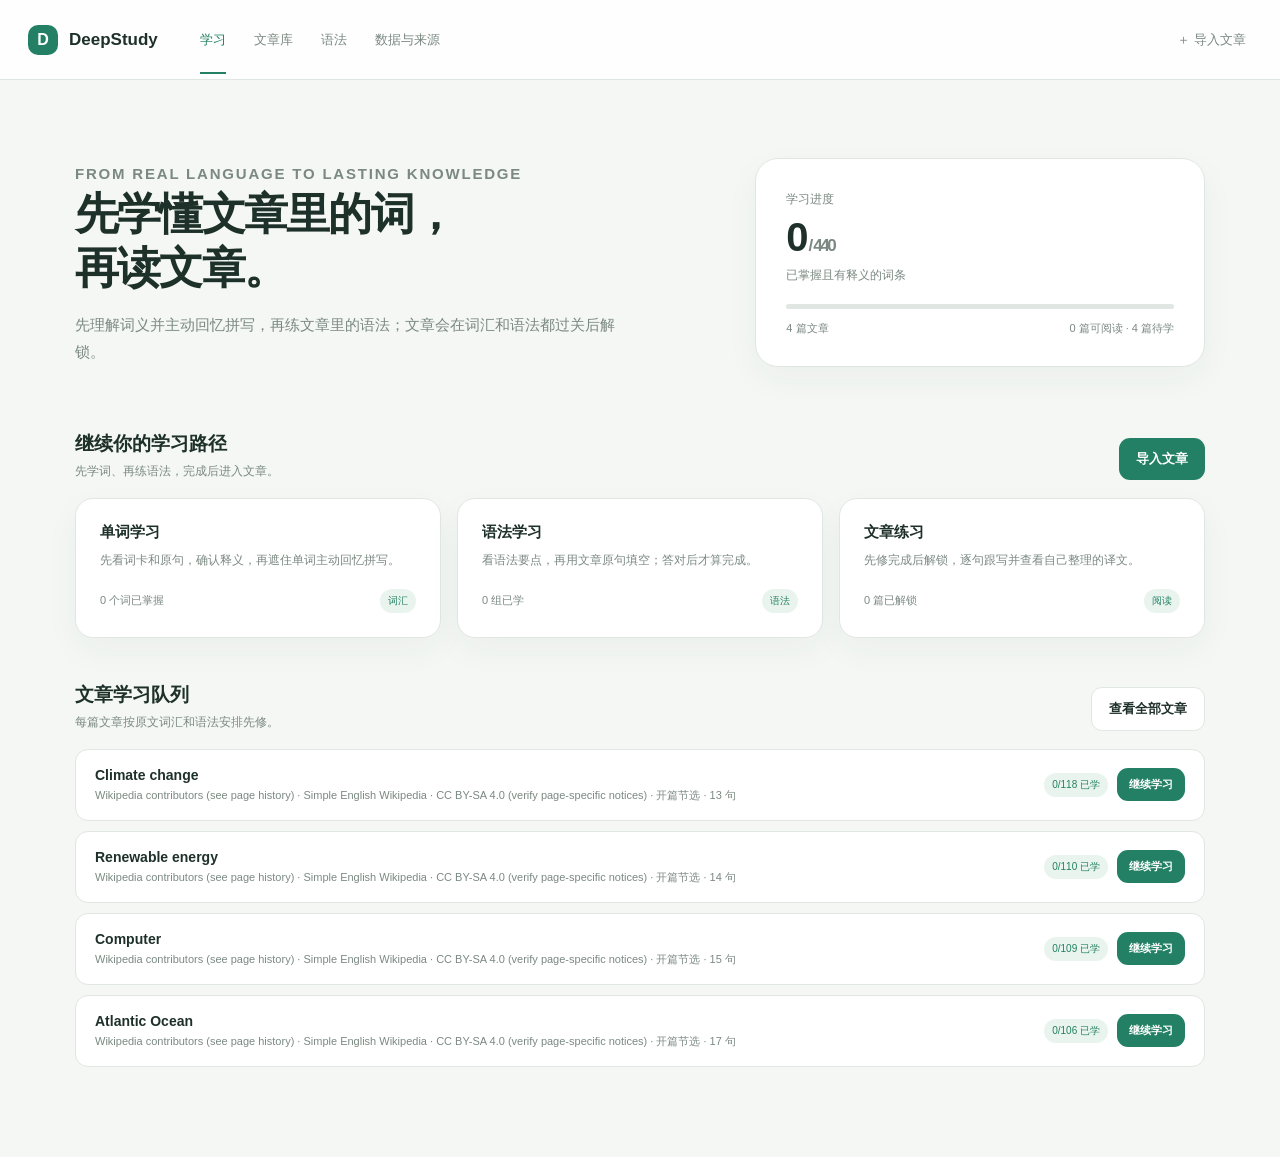
<file: index.html>
<!doctype html>
<html lang="zh-CN">
<head>
  <meta charset="utf-8">
  <meta name="viewport" content="width=device-width, initial-scale=1">
  <meta http-equiv="refresh" content="0; url=app/index.html">
  <title>DeepStudy</title>
</head>
<body>
  <p>正在打开 DeepStudy… <a href="app/index.html">如果页面没有自动跳转，点这里继续</a></p>
  <script>window.location.replace('app/index.html');</script>
</body>
</html>
</file>
<file: app/style.css>
:root{color-scheme:light;--bg:#f4f7f4;--paper:#fff;--ink:#1e302a;--muted:#7b8982;--line:#e0e7e2;--green:#238064;--mint:#e9f4ee;--amber:#f7f1e6;--red:#bd5b55;--shadow:0 12px 34px #263b2d0b;font-family:'DM Sans','Noto Sans SC',sans-serif;color:var(--ink);background:var(--bg)}*{box-sizing:border-box}body{margin:0;min-height:100vh}.topbar{height:80px;border-bottom:1px solid var(--line);background:#ffffffd9;backdrop-filter:blur(12px);display:flex;align-items:center;padding:0 max(28px,calc((100vw - 1258px)/2));gap:42px;position:sticky;top:0;z-index:3}.brand{display:flex;align-items:center;gap:11px;color:var(--ink);font-size:17px;font-weight:700;text-decoration:none;white-space:nowrap}.brand-mark{height:30px;width:30px;border-radius:10px;background:var(--green);color:white;display:grid;place-items:center;font-size:16px}.topbar nav{display:flex;gap:28px;flex:1}.topbar nav a{font-size:13px;color:var(--muted);text-decoration:none;padding:25px 0}.topbar nav a.active{color:var(--green);box-shadow:inset 0 -2px var(--green)}button{font:inherit;cursor:pointer;border:0}.quiet{background:transparent;color:var(--muted);font-size:13px}.quiet:hover{color:var(--green)}main{max-width:1186px;margin:0 auto;padding:72px 28px 90px}.eyebrow{font-size:11px;font-weight:700;letter-spacing:.12em;text-transform:uppercase;color:var(--green);margin:0 0 10px}.hero{display:grid;grid-template-columns:1.15fr .85fr;gap:72px;align-items:center;padding:6px 0 54px}.hero h1{font-size:44px;letter-spacing:-.04em;line-height:1.22;margin:0 0 17px;font-weight:700}.hero p{color:var(--muted);line-height:1.8;margin:0;max-width:540px;font-size:15px}.hero-stat{background:var(--paper);border:1px solid var(--line);border-radius:23px;padding:30px;box-shadow:0 12px 34px #263b2d0b}.stat-label{font-size:12px;color:var(--muted)}.stat-num{font-size:40px;font-weight:600;letter-spacing:-.06em;margin:7px 0}.stat-meta{font-size:12px;color:var(--muted)}.meter{height:5px;background:var(--line);border-radius:5px;margin:20px 0 12px;overflow:hidden}.meter i{display:block;height:100%;background:var(--green);border-radius:5px}.stat-foot{display:flex;justify-content:space-between;color:var(--muted);font-size:11px}.section-title{display:flex;align-items:end;justify-content:space-between;margin:10px 0 18px}.section-title h2{font-size:19px;margin:0;font-weight:700}.section-title p{color:var(--muted);font-size:12px;margin:6px 0 0}.btn{border-radius:11px;padding:12px 17px;font-weight:600;font-size:13px}.primary{background:var(--green);color:white}.primary:hover{background:#20674f}.secondary{background:white;border:1px solid var(--line);color:var(--ink)}.cards{display:grid;grid-template-columns:repeat(3,1fr);gap:16px}.card,.panel{background:var(--paper);border:1px solid var(--line);border-radius:18px;padding:24px;box-shadow:var(--shadow)}.card h3{font-size:15px;margin:0 0 9px;font-weight:600}.card p{color:var(--muted);font-size:12px;line-height:1.65;margin:0}.card .card-foot{display:flex;justify-content:space-between;align-items:center;margin-top:18px;color:var(--muted);font-size:11px}.tag{border-radius:20px;background:var(--mint);color:var(--green);padding:5px 8px;font-size:10px}.below{margin-top:44px}.list{display:grid;gap:10px}.row{display:flex;justify-content:space-between;align-items:center;gap:20px;padding:17px 19px;background:white;border:1px solid var(--line);border-radius:13px}.row-main{min-width:0}.row h3{font-size:14px;margin:0 0 5px;font-weight:600}.row p{font-size:11px;color:var(--muted);margin:0}.row-actions{display:flex;gap:9px;align-items:center;white-space:nowrap}.small{font-size:11px;padding:9px 12px}.page-head{margin-bottom:24px}.page-head h1{font-size:30px;letter-spacing:-.04em;margin:0 0 8px}.page-head p{font-size:13px;color:var(--muted);margin:0;line-height:1.7}.study-wrap{max-width:720px;margin:28px auto}.study-top{display:flex;justify-content:space-between;align-items:center;color:var(--muted);font-size:12px;margin-bottom:14px}.study-card{background:white;border:1px solid var(--line);border-radius:22px;padding:44px 48px;box-shadow:var(--shadow);text-align:center}.study-card .word{font-size:48px;letter-spacing:-.04em;font-weight:600;margin:16px 0 7px}.phonetic{color:var(--muted);font-size:14px}.meaning{font-size:20px;margin:20px 0 10px}.example{font-size:15px;line-height:1.8;margin:15px 0 5px}.translation{color:var(--muted);font-size:12px}.study-actions{display:flex;justify-content:center;gap:10px;margin-top:28px}.choice-list{display:grid;gap:10px;margin:25px auto;max-width:500px}.choice{border:1px solid var(--line);border-radius:12px;background:#fff;text-align:left;padding:14px 16px;color:var(--ink)}.choice:hover{border-color:#8eb9a2;background:#fbfdfb}.choice.correct{background:var(--mint);border-color:#68a487}.choice.wrong{background:#fcf0ee;border-color:#d28c84}.feedback{min-height:24px;color:var(--green);font-size:13px}.grammar-note{max-width:570px;margin:22px auto;padding:16px;text-align:left;background:var(--bg);border-radius:12px;color:#4b5c53;font-size:13px;line-height:1.75}.source{font-size:11px;color:var(--muted);line-height:1.7}.prose{max-width:770px;margin:auto}.prose h1{font-size:30px;line-height:1.3}.prose p{line-height:1.9}.sentence{padding:16px 0;border-bottom:1px solid var(--line);font-size:16px;line-height:1.8}.sentence small{display:block;color:var(--muted);font-size:12px}.pill{display:inline-flex;background:var(--amber);color:#816b42;border-radius:99px;padding:5px 9px;font-size:10px}.empty{padding:44px;text-align:center;color:var(--muted)}dialog{width:min(680px,calc(100vw - 28px));border:1px solid var(--line);border-radius:20px;padding:28px;box-shadow:0 24px 80px #14291d33}dialog::backdrop{background:#192d2480;backdrop-filter:blur(3px)}.dialog-head{display:flex;justify-content:space-between;align-items:start;margin-bottom:20px}.dialog-head h2{font-size:23px;margin:0}label{display:grid;gap:8px;font-size:12px;color:#506158;margin:15px 0}input,textarea,select{font:inherit;font-size:13px;border:1px solid var(--line);border-radius:10px;padding:12px;color:var(--ink);background:#fff;outline:none;width:100%}input:focus,textarea:focus,select:focus{border-color:#7eae94;box-shadow:0 0 0 3px #eaf4ee}.two{display:grid;grid-template-columns:1fr 1fr;gap:12px}.note{font-size:11px;color:var(--muted);line-height:1.7;background:var(--bg);padding:12px;border-radius:9px}.dialog-actions{display:flex;justify-content:end;gap:9px;margin-top:20px}.notice{border:1px solid #e8dfc9;background:#fffaf0;padding:14px 16px;border-radius:12px;font-size:12px;line-height:1.7;color:#776545;margin:18px 0}.type-switch{display:flex;gap:8px;margin-bottom:18px}.type-switch button{border:1px solid var(--line);padding:9px 13px;background:white;border-radius:10px;color:var(--muted);font-size:12px}.type-switch button.active{background:var(--mint);border-color:#afd1bc;color:var(--green)}@media(max-width:760px){main{padding-top:34px}.topbar{height:72px;padding:0 17px;gap:16px}.topbar nav{gap:12px;justify-content:center}.topbar nav a{font-size:11px}.brand{font-size:0}.brand-mark{font-size:16px}.topbar #importTop{font-size:0}.topbar #importTop:after{content:'＋';font-size:20px}main{padding:25px 17px 70px}.hero{grid-template-columns:1fr;gap:22px;padding:14px 0 30px}.hero h1{font-size:34px}.cards{grid-template-columns:1fr}.row{padding:14px}.study-card{padding:33px 20px}.study-card .word{font-size:40px}.two{grid-template-columns:1fr;gap:0}.page-head h1{font-size:25px}}

.grammar-choice{min-width:68px}.study-card input{max-width:420px;margin:14px auto}.card,.panel,.hero-stat,.row{transition:border-color .16s ease,box-shadow .16s ease}.card:hover,.row:hover{border-color:#d4e2da;box-shadow:0 14px 34px #263b2d10}
</file>
